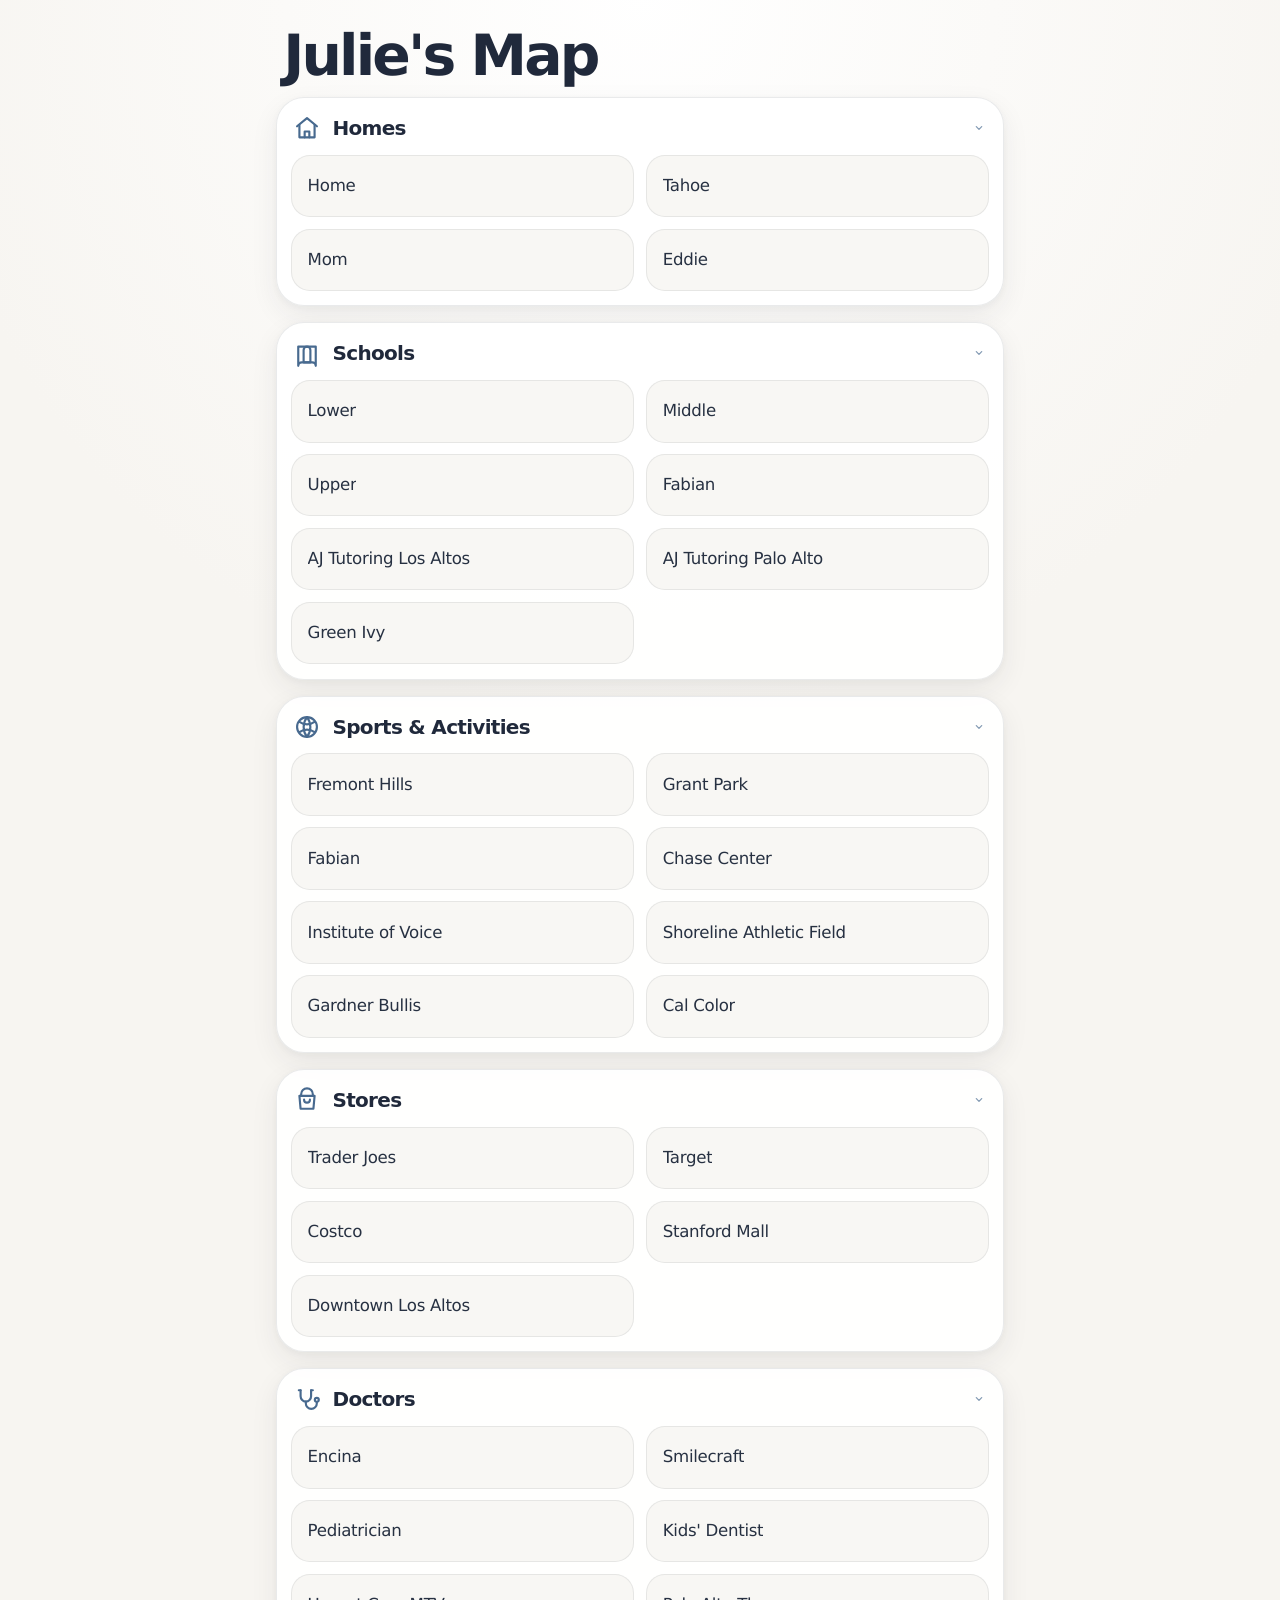
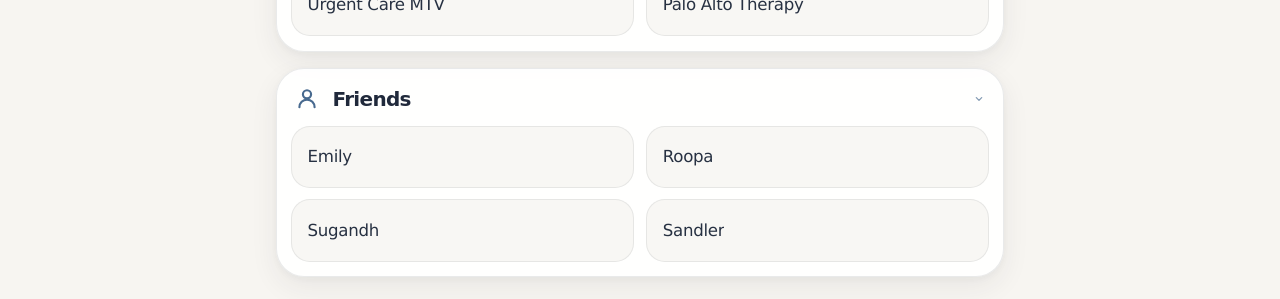
<file: index.html>
<!doctype html>
<html lang="en">
  <head>
    <meta charset="UTF-8" />
    <meta name="viewport" content="width=device-width, initial-scale=1, viewport-fit=cover" />
    <meta name="apple-mobile-web-app-capable" content="yes" />
    <meta name="apple-mobile-web-app-status-bar-style" content="black-translucent" />
    <meta name="apple-mobile-web-app-title" content="Julie's Map" />
    <meta name="theme-color" content="#f6f7fb" />
    <title>Julie's Map</title>
    <link rel="apple-touch-icon" href="apple-touch-icon.png" />
    <link rel="icon" type="image/png" href="apple-touch-icon.png" />
    <link rel="stylesheet" href="styles.css" />
  </head>
  <body>
    <main class="app-shell">
      <header class="hero">
        <h1>Julie's Map</h1>
      </header>

      <section id="groups" class="group-list" aria-label="Saved destinations"></section>
    </main>

    <template id="group-template">
      <section class="group is-open">
        <button class="group-toggle" type="button" aria-expanded="true">
          <span class="group-toggle-text">
            <span class="group-icon" aria-hidden="true"></span>
            <span class="group-title"></span>
          </span>
          <span class="chevron" aria-hidden="true">
            <svg viewBox="0 0 24 24" focusable="false">
              <path d="M8 10l4 4 4-4" />
            </svg>
          </span>
        </button>
        <div class="group-content">
          <div class="button-grid"></div>
        </div>
      </section>
    </template>

    <template id="button-template">
      <a class="destination-button" rel="noopener noreferrer">
        <span class="destination-copy">
          <span class="destination-name"></span>
        </span>
      </a>
    </template>

    <script src="script.js"></script>
  </body>
</html>
</file>
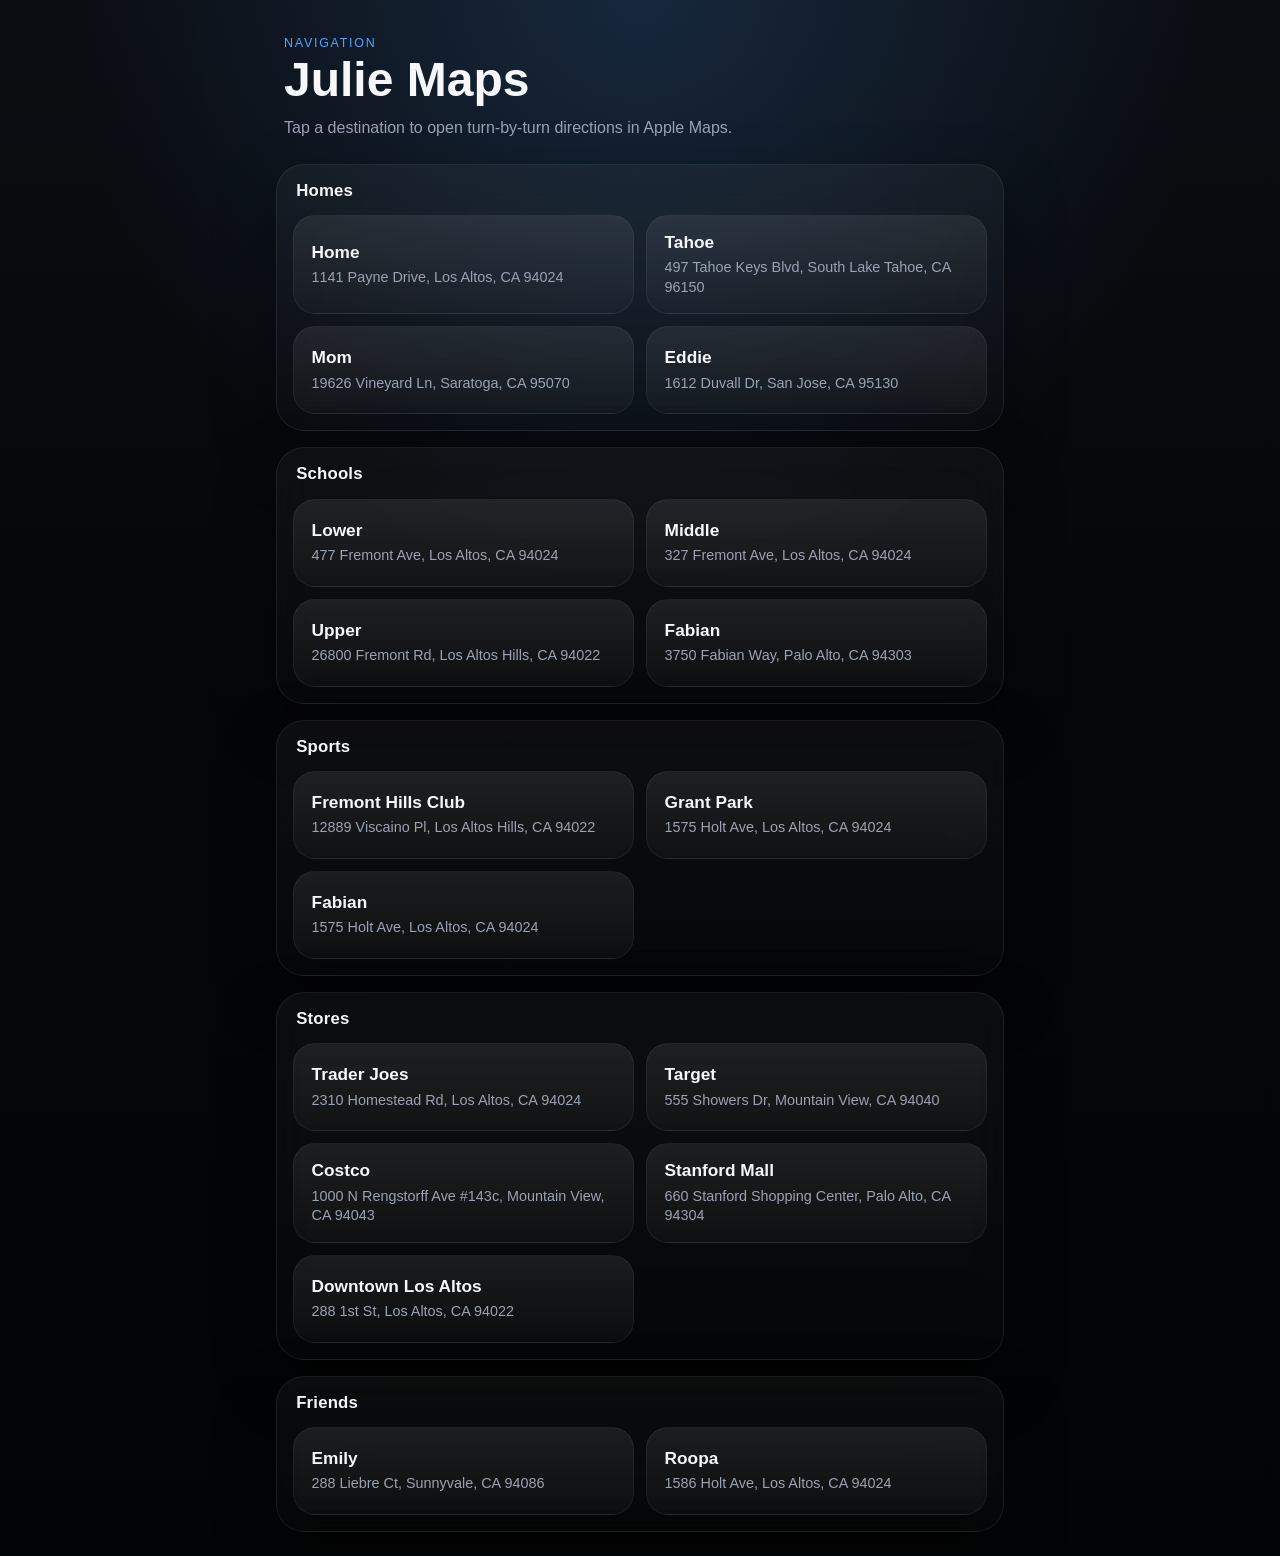
<file: julie-maps/index.html>
<!doctype html>
<html lang="en">
  <head>
    <meta charset="UTF-8" />
    <meta name="viewport" content="width=device-width, initial-scale=1, viewport-fit=cover" />
    <meta name="apple-mobile-web-app-capable" content="yes" />
    <meta name="apple-mobile-web-app-status-bar-style" content="black-translucent" />
    <meta name="apple-mobile-web-app-title" content="Julie Maps" />
    <meta name="theme-color" content="#0b0b0f" />
    <title>Julie Maps</title>
    <link rel="stylesheet" href="styles.css" />
  </head>
  <body>
    <main class="app-shell">
      <header class="hero">
        <p class="eyebrow">Navigation</p>
        <h1>Julie Maps</h1>
        <p class="subhead">Tap a destination to open turn-by-turn directions in Apple Maps.</p>
      </header>

      <section id="groups" class="group-list" aria-label="Saved destinations"></section>
    </main>

    <template id="group-template">
      <section class="group">
        <div class="group-heading">
          <h2></h2>
        </div>
        <div class="button-grid"></div>
      </section>
    </template>

    <template id="button-template">
      <a class="destination-button" rel="noopener noreferrer">
        <span class="destination-name"></span>
        <span class="destination-address"></span>
      </a>
    </template>

    <script src="script.js"></script>
  </body>
</html>
</file>
<file: styles.css>
:root {
  color-scheme: light;
  --page: #f7f5f1;
  --surface: rgba(255, 255, 255, 0.92);
  --surface-strong: #ffffff;
  --line: rgba(38, 48, 61, 0.10);
  --text: #202a3a;
  --muted: #707988;
  --accent: #486a8f;
  --shadow: 0 10px 28px rgba(39, 47, 60, 0.07), 0 2px 7px rgba(39, 47, 60, 0.035);
  --radius-xl: 28px;
  --radius-lg: 19px;
  --safe-top: max(1.35rem, env(safe-area-inset-top));
  --safe-bottom: max(1.35rem, env(safe-area-inset-bottom));
}

* {
  box-sizing: border-box;
}

html,
body {
  margin: 0;
  min-height: 100%;
  font-family: "Avenir Next", "SF Pro Display", "Segoe UI", system-ui, sans-serif;
  background:
    radial-gradient(circle at 50% 0%, rgba(255, 255, 255, 0.98), rgba(247, 245, 241, 0.64) 36%, transparent 62%),
    var(--page);
  color: var(--text);
  -webkit-font-smoothing: antialiased;
  text-rendering: geometricPrecision;
}

body {
  min-height: 100vh;
}

button,
a {
  font: inherit;
}

button {
  border: 0;
  background: none;
  color: inherit;
}

.app-shell {
  width: min(100%, 48rem);
  margin: 0 auto;
  padding: var(--safe-top) 0.95rem var(--safe-bottom);
}

.hero {
  padding: 0.45rem 0.45rem 0.78rem;
}

.hero h1 {
  margin: 0;
  color: #20293b;
  font-size: clamp(2.35rem, 9vw, 3.55rem);
  font-weight: 640;
  letter-spacing: -0.05em;
  line-height: 0.98;
}

.group-list {
  display: grid;
  gap: 1rem;
}

.group {
  border: 1px solid var(--line);
  border-radius: var(--radius-xl);
  background: var(--surface);
  box-shadow: var(--shadow);
  overflow: hidden;
}

.group-toggle {
  width: 100%;
  min-height: 3.55rem;
  padding: 0.92rem 1rem 0.74rem;
  display: flex;
  align-items: center;
  justify-content: space-between;
  gap: 0.8rem;
  cursor: pointer;
  -webkit-tap-highlight-color: transparent;
}

.group-toggle-text {
  min-width: 0;
  display: inline-flex;
  align-items: center;
  gap: 0.72rem;
}

.group-title {
  color: #20293b;
  font-size: 1.25rem;
  font-weight: 640;
  letter-spacing: -0.035em;
}

.group-icon,
.chevron svg {
  display: inline-flex;
  align-items: center;
  justify-content: center;
}

.group-icon {
  width: 1.75rem;
  height: 1.75rem;
  color: var(--accent);
  flex: 0 0 auto;
}

.group-icon svg,
.chevron svg {
  width: 100%;
  height: 100%;
  fill: none;
  stroke: currentColor;
  stroke-width: 1.85;
  stroke-linecap: round;
  stroke-linejoin: round;
}

.chevron {
  width: 1rem;
  height: 1rem;
  color: var(--accent);
  opacity: 0.68;
  flex: 0 0 auto;
}

.chevron svg {
  transition: transform 180ms ease;
}

.group-content {
  padding: 0 0.85rem 0.9rem;
}

.group.is-collapsed .group-content {
  display: none;
}

.group.is-collapsed .chevron svg {
  transform: rotate(-90deg);
}

.button-grid {
  display: grid;
  grid-template-columns: repeat(2, minmax(0, 1fr));
  gap: 0.55rem;
}

.destination-button {
  min-height: 3.9rem;
  padding: 0.78rem 1rem;
  display: flex;
  align-items: center;
  border-radius: var(--radius-lg);
  border: 1px solid rgba(38, 48, 61, 0.085);
  background: #f8f7f4;
  color: var(--text);
  text-decoration: none;
  -webkit-tap-highlight-color: transparent;
  transition: transform 140ms ease, border-color 140ms ease, background-color 140ms ease;
}

.destination-button:active {
  transform: scale(0.985) translateY(1px);
}

.destination-button:focus-visible,
.destination-button:hover,
.group-toggle:focus-visible,
.group-toggle:hover {
  outline: none;
}

.destination-button:focus-visible,
.destination-button:hover {
  border-color: rgba(72, 106, 143, 0.42);
  background: #ffffff;
}

.destination-copy {
  min-width: 0;
  display: grid;
  gap: 0.12rem;
}

.destination-name {
  overflow: hidden;
  color: #273142;
  font-size: 1.04rem;
  font-weight: 520;
  letter-spacing: -0.018em;
  line-height: 1.2;
  text-align: left;
  white-space: normal;
}

.destination-button--single-line {
  min-height: 3.9rem;
}

.destination-button--single-line .destination-copy {
  gap: 0;
}

@media (max-width: 374px) {
  .button-grid {
    grid-template-columns: 1fr;
  }
}

@media (min-width: 640px) {
  .app-shell {
    padding-left: 1.25rem;
    padding-right: 1.25rem;
  }

  .button-grid {
    gap: 0.72rem;
  }
}
</file>
<file: julie-maps/styles.css>
:root {
  color-scheme: dark;
  --bg: #050608;
  --panel: rgba(20, 24, 31, 0.88);
  --panel-border: rgba(255, 255, 255, 0.08);
  --panel-highlight: rgba(255, 255, 255, 0.04);
  --text: #f5f7fb;
  --muted: #99a3b3;
  --accent: #4da3ff;
  --shadow: 0 24px 60px rgba(0, 0, 0, 0.4);
  --radius-xl: 28px;
  --radius-lg: 22px;
  --safe-top: max(1.5rem, env(safe-area-inset-top));
  --safe-bottom: max(1.5rem, env(safe-area-inset-bottom));
}

* {
  box-sizing: border-box;
}

html,
body {
  margin: 0;
  min-height: 100%;
  font-family: -apple-system, BlinkMacSystemFont, "SF Pro Display", "Segoe UI", sans-serif;
  background:
    radial-gradient(circle at top, rgba(77, 163, 255, 0.18), transparent 34%),
    linear-gradient(180deg, #0b0d12 0%, #050608 45%, #030405 100%);
  color: var(--text);
}

body {
  min-height: 100vh;
}

.app-shell {
  width: min(100%, 48rem);
  margin: 0 auto;
  padding: var(--safe-top) 1rem var(--safe-bottom);
}

.hero {
  padding: 0.75rem 0.5rem 1.5rem;
}

.eyebrow {
  margin: 0 0 0.4rem;
  font-size: 0.78rem;
  letter-spacing: 0.14em;
  text-transform: uppercase;
  color: var(--accent);
}

.hero h1 {
  margin: 0;
  font-size: clamp(2rem, 7vw, 3rem);
  line-height: 1;
}

.subhead {
  margin: 0.75rem 0 0;
  max-width: 32rem;
  color: var(--muted);
  font-size: 1rem;
  line-height: 1.45;
}

.group-list {
  display: grid;
  gap: 1rem;
}

.group {
  padding: 1rem;
  border: 1px solid var(--panel-border);
  border-radius: var(--radius-xl);
  background: linear-gradient(180deg, var(--panel-highlight), rgba(255, 255, 255, 0.01));
  backdrop-filter: blur(20px);
  box-shadow: var(--shadow);
}

.group-heading {
  margin-bottom: 0.9rem;
  padding: 0 0.2rem;
}

.group-heading h2 {
  margin: 0;
  font-size: 1.05rem;
  letter-spacing: 0.01em;
}

.button-grid {
  display: grid;
  grid-template-columns: 1fr;
  gap: 0.75rem;
}

.destination-button {
  display: flex;
  flex-direction: column;
  justify-content: center;
  min-height: 5.5rem;
  padding: 1rem 1.1rem;
  border-radius: var(--radius-lg);
  border: 1px solid rgba(255, 255, 255, 0.06);
  background: linear-gradient(180deg, rgba(255, 255, 255, 0.08), rgba(255, 255, 255, 0.03));
  color: var(--text);
  text-decoration: none;
  -webkit-tap-highlight-color: transparent;
  transition: transform 140ms ease, border-color 140ms ease, background-color 140ms ease;
}

.destination-button:active {
  transform: scale(0.985);
}

.destination-button:focus-visible,
.destination-button:hover {
  border-color: rgba(77, 163, 255, 0.5);
  background: linear-gradient(180deg, rgba(77, 163, 255, 0.18), rgba(255, 255, 255, 0.04));
  outline: none;
}

.destination-name {
  font-size: 1.08rem;
  font-weight: 600;
  line-height: 1.2;
}

.destination-address {
  margin-top: 0.35rem;
  font-size: 0.9rem;
  color: var(--muted);
  line-height: 1.35;
}

@media (min-width: 640px) {
  .app-shell {
    padding-left: 1.25rem;
    padding-right: 1.25rem;
  }

  .button-grid {
    grid-template-columns: repeat(2, minmax(0, 1fr));
  }
}
</file>
